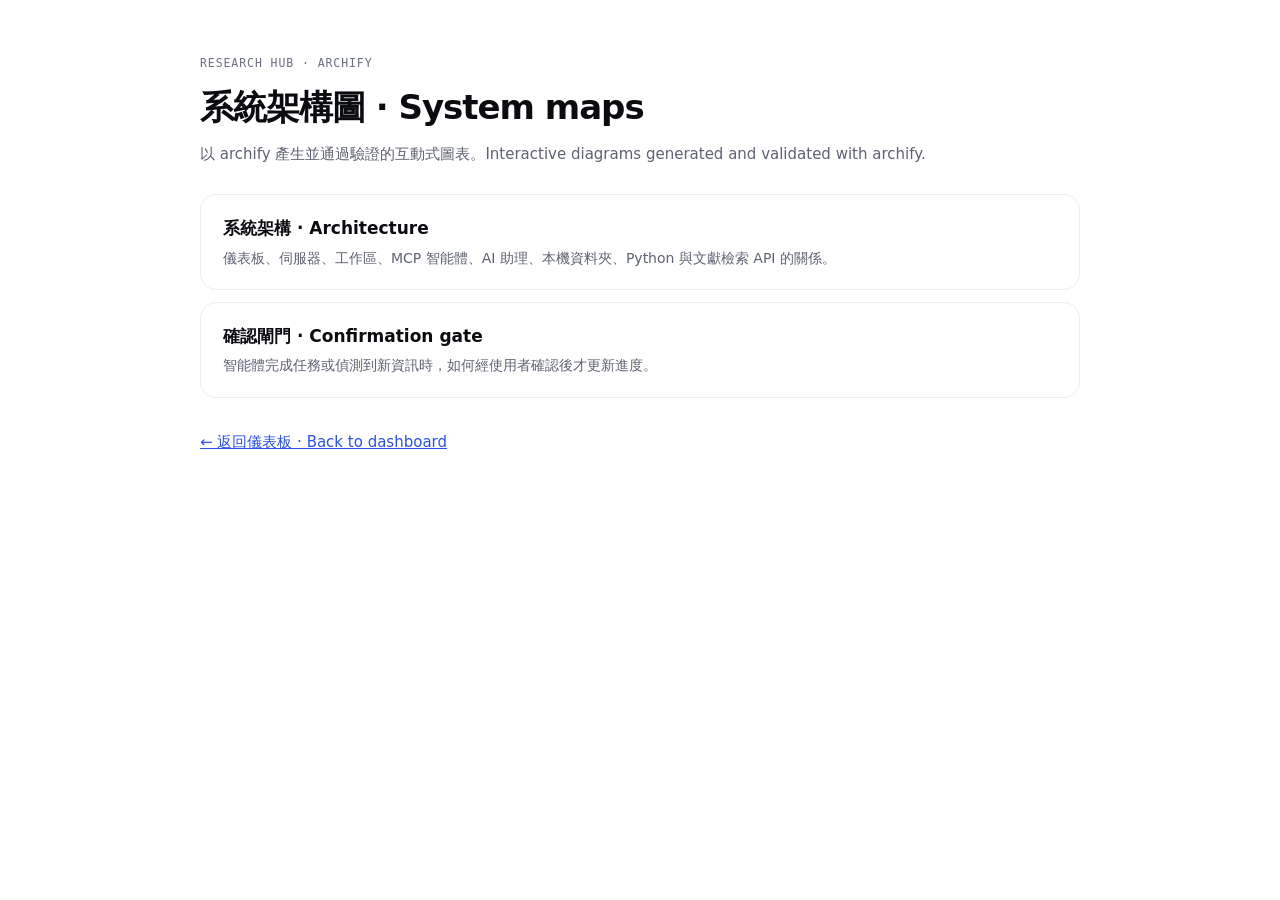
<file: research_hub/web/diagrams/index.html>
<!doctype html>
<html lang="zh-Hant-TW">
<head>
<meta charset="utf-8"><meta name="viewport" content="width=device-width, initial-scale=1">
<title>系統架構圖 · System maps</title>
<link rel="icon" href="/favicon.svg" type="image/svg+xml">
<style>
  :root { color-scheme: light; --ink:#0b0c10; --muted:#5d6270; --line:#ebecef; }
  body { margin:0; background:#fff; color:var(--ink); font:15px/1.6 "IBM Plex Sans","Noto Sans TC",system-ui,sans-serif; }
  main { max-width: 880px; margin: 0 auto; padding: 56px 16px; }
  .eyebrow { font: 500 11.5px "JetBrains Mono", ui-monospace, monospace; letter-spacing:.08em; text-transform:uppercase; color:#6b7080; }
  h1 { font-size: 34px; letter-spacing:-.03em; margin: 10px 0 8px; }
  p { color: var(--muted); margin: 0 0 28px; }
  a.card { display:block; border:1px solid var(--line); border-radius:16px; padding:20px 22px; margin-bottom:12px; color:inherit; text-decoration:none; transition:box-shadow .2s, border-color .2s; }
  a.card:hover { border-color:#dcdee3; box-shadow:0 12px 32px -16px rgba(16,18,27,.18); }
  a.card strong { font-size:17px; }
  a.card span { display:block; color:var(--muted); font-size:14px; margin-top:4px; }
  .back { display:inline-block; margin-top:20px; color:#2b50e8; }
</style>
</head>
<body><main>
  <div class="eyebrow">Research Hub · archify</div>
  <h1>系統架構圖 · System maps</h1>
  <p>以 archify 產生並通過驗證的互動式圖表。Interactive diagrams generated and validated with archify.</p>
  <a class="card" href="architecture.html"><strong>系統架構 · Architecture</strong><span>儀表板、伺服器、工作區、MCP 智能體、AI 助理、本機資料夾、Python 與文獻檢索 API 的關係。</span></a>
  <a class="card" href="confirmation-gate.html"><strong>確認閘門 · Confirmation gate</strong><span>智能體完成任務或偵測到新資訊時，如何經使用者確認後才更新進度。</span></a>
  <a class="back" href="/">← 返回儀表板 · Back to dashboard</a>
</main></body>
</html>
</file>
